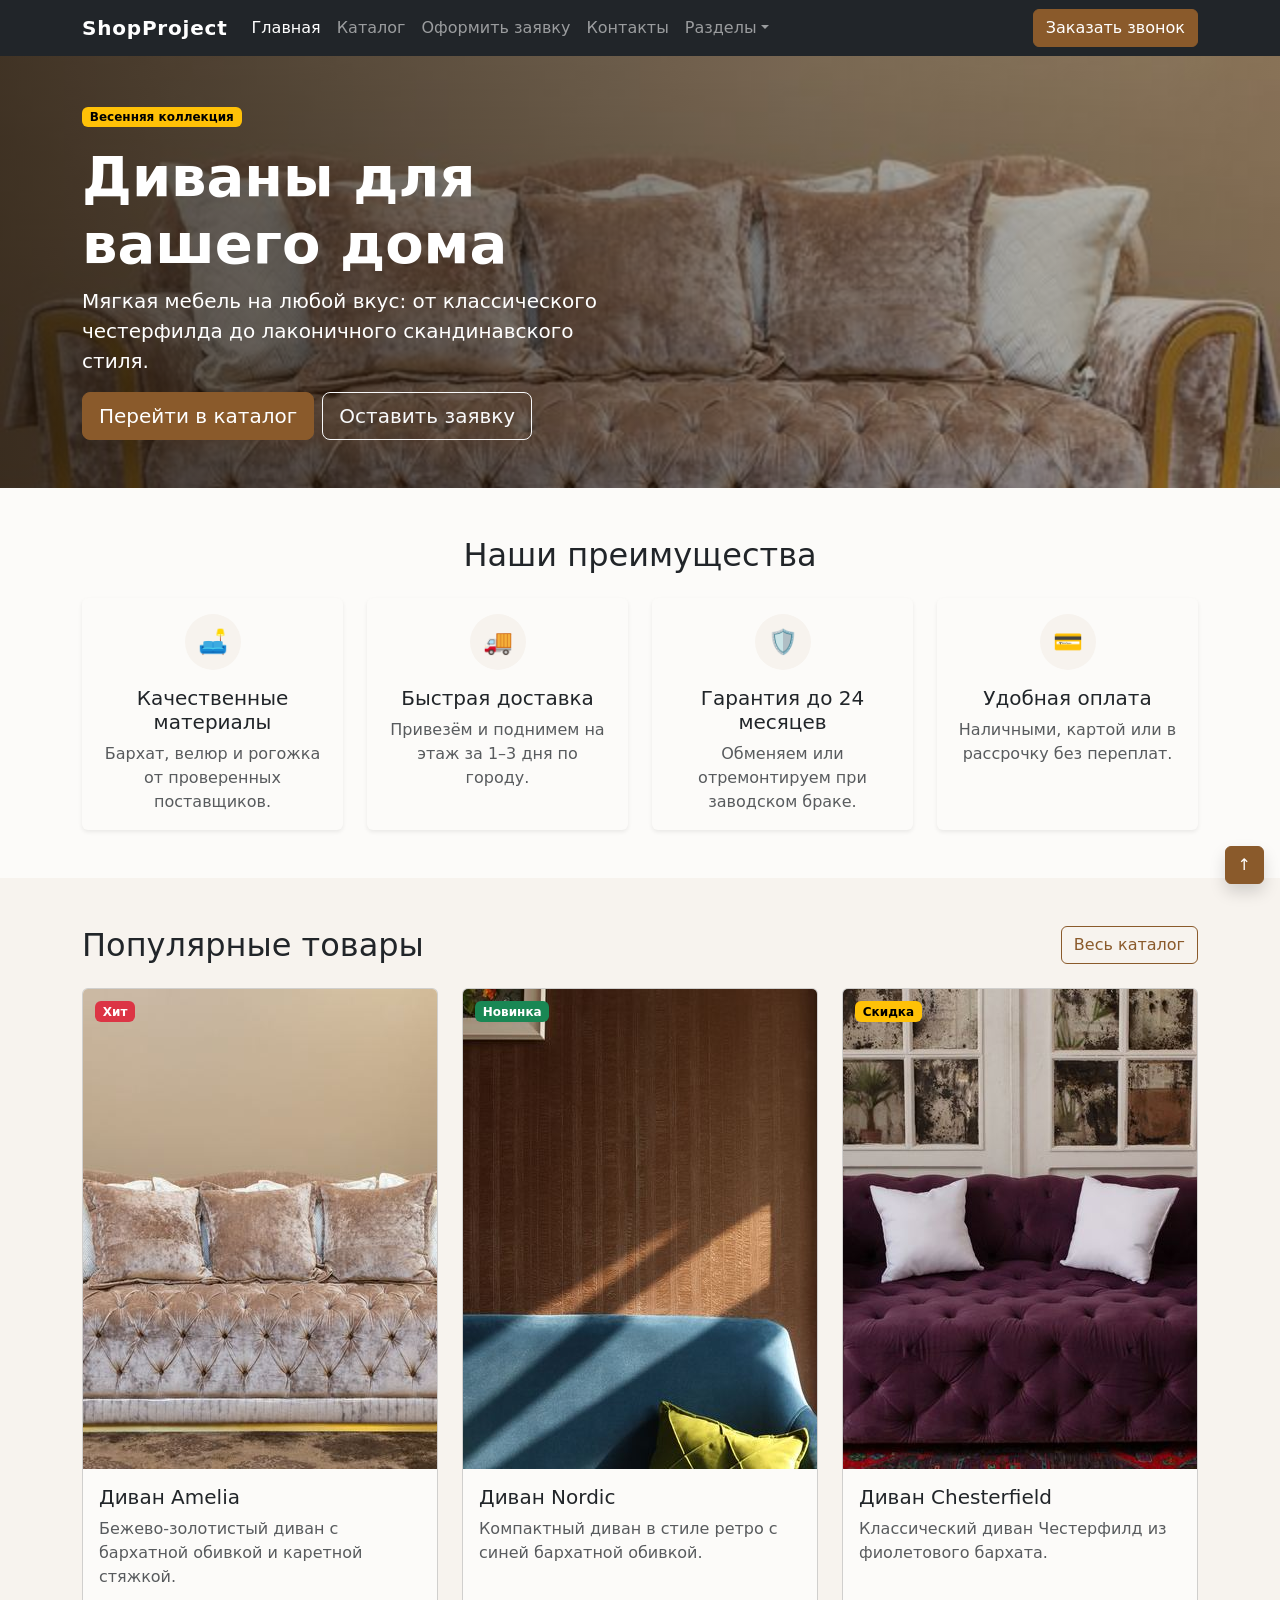
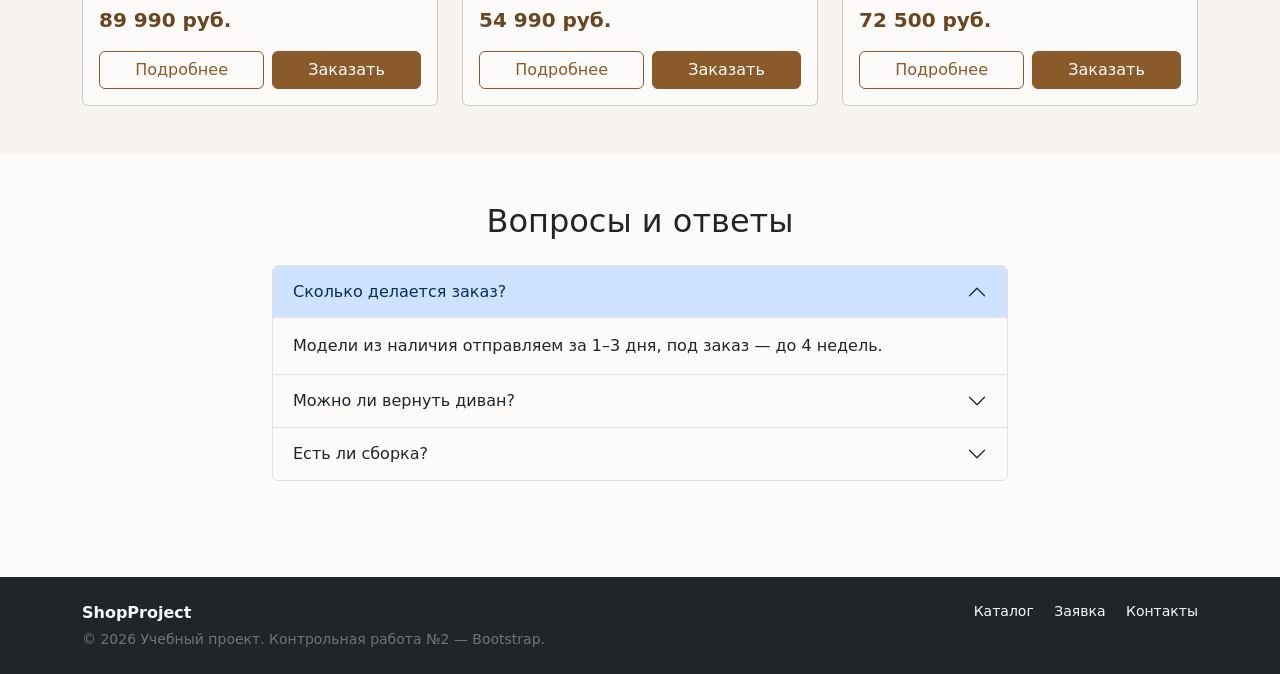
<file: index.html>
<!doctype html>
<html lang="ru">
  <head>
    <meta charset="UTF-8" />
    <meta name="viewport" content="width=device-width, initial-scale=1" />
    <title>ShopProject — интернет-магазин диванов</title>
    <meta
      name="description"
      content="Интернет-магазин диванов на Bootstrap: каталог, карточки товаров, форма заявки."
    />
    <link rel="stylesheet" href="vendor/bootstrap/css/bootstrap.min.css" />
    <link rel="stylesheet" href="css/custom.css" />
  </head>
  <body class="d-flex flex-column min-vh-100" id="top">
    <header>
      <nav class="navbar navbar-expand-lg navbar-dark bg-dark sticky-top">
        <div class="container">
          <a class="navbar-brand fw-bold" href="index.html">ShopProject</a>
          <button
            class="navbar-toggler"
            type="button"
            data-bs-toggle="collapse"
            data-bs-target="#mainNav"
            aria-controls="mainNav"
            aria-expanded="false"
            aria-label="Открыть меню"
          >
            <span class="navbar-toggler-icon"></span>
          </button>
          <div class="collapse navbar-collapse" id="mainNav">
            <ul class="navbar-nav me-auto mb-2 mb-lg-0">
              <li class="nav-item">
                <a class="nav-link active" href="index.html" aria-current="page"
                  >Главная</a
                >
              </li>
              <li class="nav-item">
                <a class="nav-link" href="catalog.html">Каталог</a>
              </li>
              <li class="nav-item">
                <a class="nav-link" href="order.html">Оформить заявку</a>
              </li>
              <li class="nav-item">
                <a class="nav-link" href="contacts.html">Контакты</a>
              </li>
              <li class="nav-item dropdown">
                <a
                  class="nav-link dropdown-toggle"
                  href="#"
                  role="button"
                  data-bs-toggle="dropdown"
                  aria-expanded="false"
                  >Разделы</a
                >
                <ul class="dropdown-menu">
                  <li>
                    <a class="dropdown-item" href="index.html#advantages"
                      >Преимущества</a
                    >
                  </li>
                  <li>
                    <a class="dropdown-item" href="index.html#popular"
                      >Популярные товары</a
                    >
                  </li>
                  <li>
                    <a class="dropdown-item" href="index.html#faq"
                      >Вопросы и ответы</a
                    >
                  </li>
                </ul>
              </li>
            </ul>
            <button
              class="btn btn-primary"
              type="button"
              data-bs-toggle="modal"
              data-bs-target="#orderModal"
            >
              Заказать звонок
            </button>
          </div>
        </div>
      </nav>
    </header>

    <main>
      <section class="hero d-flex align-items-center">
        <div class="container py-5">
          <div class="row">
            <div class="col-12 col-md-8 col-lg-6">
              <span class="badge text-bg-warning mb-3">Весенняя коллекция</span>
              <h1 class="display-4 fw-bold">Диваны для вашего дома</h1>
              <p class="lead">
                Мягкая мебель на любой вкус: от классического честерфилда до
                лаконичного скандинавского стиля.
              </p>
              <div class="d-flex flex-wrap gap-2">
                <a class="btn btn-primary btn-lg" href="catalog.html"
                  >Перейти в каталог</a
                >
                <button
                  class="btn btn-outline-light btn-lg"
                  type="button"
                  data-bs-toggle="modal"
                  data-bs-target="#orderModal"
                >
                  Оставить заявку
                </button>
              </div>
            </div>
          </div>
        </div>
      </section>

      <section class="container py-5" id="advantages">
        <h2 class="text-center mb-4">Наши преимущества</h2>
        <div class="row g-4">
          <div class="col-12 col-sm-6 col-lg-3">
            <div class="card h-100 border-0 shadow-sm text-center p-3">
              <div class="advantage-icon mx-auto mb-3" aria-hidden="true">
                🛋
              </div>
              <h3 class="h5">Качественные материалы</h3>
              <p class="text-body-secondary mb-0">
                Бархат, велюр и рогожка от проверенных поставщиков.
              </p>
            </div>
          </div>
          <div class="col-12 col-sm-6 col-lg-3">
            <div class="card h-100 border-0 shadow-sm text-center p-3">
              <div class="advantage-icon mx-auto mb-3" aria-hidden="true">
                🚚
              </div>
              <h3 class="h5">Быстрая доставка</h3>
              <p class="text-body-secondary mb-0">
                Привезём и поднимем на этаж за 1–3 дня по городу.
              </p>
            </div>
          </div>
          <div class="col-12 col-sm-6 col-lg-3">
            <div class="card h-100 border-0 shadow-sm text-center p-3">
              <div class="advantage-icon mx-auto mb-3" aria-hidden="true">
                🛡
              </div>
              <h3 class="h5">Гарантия до 24 месяцев</h3>
              <p class="text-body-secondary mb-0">
                Обменяем или отремонтируем при заводском браке.
              </p>
            </div>
          </div>
          <div class="col-12 col-sm-6 col-lg-3">
            <div class="card h-100 border-0 shadow-sm text-center p-3">
              <div class="advantage-icon mx-auto mb-3" aria-hidden="true">
                💳
              </div>
              <h3 class="h5">Удобная оплата</h3>
              <p class="text-body-secondary mb-0">
                Наличными, картой или в рассрочку без переплат.
              </p>
            </div>
          </div>
        </div>
      </section>

      <section class="section-soft py-5" id="popular">
        <div class="container">
          <div
            class="d-flex flex-wrap justify-content-between align-items-center mb-4 gap-2"
          >
            <h2 class="mb-0">Популярные товары</h2>
            <a class="btn btn-outline-primary" href="catalog.html"
              >Весь каталог</a
            >
          </div>
          <div class="row g-4">
            <div class="col-12 col-md-6 col-lg-4">
              <article class="card product-card h-100 position-relative">
                <span
                  class="badge text-bg-danger position-absolute product-card__badge"
                  >Хит</span
                >
                <img
                  class="card-img-top product-card__image"
                  src="images/sofa-1.jpg"
                  alt="Диван Amelia"
                  width="640"
                  height="480"
                  loading="lazy"
                />
                <div class="card-body d-flex flex-column">
                  <h3 class="card-title h5">Диван Amelia</h3>
                  <p class="card-text text-body-secondary">
                    Бежево-золотистый диван с бархатной обивкой и каретной
                    стяжкой.
                  </p>
                  <p class="price fs-5 mt-auto mb-3">89 990 руб.</p>
                  <div class="d-flex flex-wrap gap-2">
                    <a
                      class="btn btn-outline-primary flex-fill"
                      href="product.html"
                      >Подробнее</a
                    >
                    <button
                      class="btn btn-primary flex-fill"
                      type="button"
                      data-bs-toggle="modal"
                      data-bs-target="#orderModal"
                      data-product="Диван Amelia"
                    >
                      Заказать
                    </button>
                  </div>
                </div>
              </article>
            </div>
            <div class="col-12 col-md-6 col-lg-4">
              <article class="card product-card h-100 position-relative">
                <span
                  class="badge text-bg-success position-absolute product-card__badge"
                  >Новинка</span
                >
                <img
                  class="card-img-top product-card__image"
                  src="images/sofa-2.jpg"
                  alt="Диван Nordic"
                  width="640"
                  height="480"
                  loading="lazy"
                />
                <div class="card-body d-flex flex-column">
                  <h3 class="card-title h5">Диван Nordic</h3>
                  <p class="card-text text-body-secondary">
                    Компактный диван в стиле ретро с синей бархатной обивкой.
                  </p>
                  <p class="price fs-5 mt-auto mb-3">54 990 руб.</p>
                  <div class="d-flex flex-wrap gap-2">
                    <a
                      class="btn btn-outline-primary flex-fill"
                      href="product.html"
                      >Подробнее</a
                    >
                    <button
                      class="btn btn-primary flex-fill"
                      type="button"
                      data-bs-toggle="modal"
                      data-bs-target="#orderModal"
                      data-product="Диван Nordic"
                    >
                      Заказать
                    </button>
                  </div>
                </div>
              </article>
            </div>
            <div class="col-12 col-md-6 col-lg-4">
              <article class="card product-card h-100 position-relative">
                <span
                  class="badge text-bg-warning position-absolute product-card__badge"
                  >Скидка</span
                >
                <img
                  class="card-img-top product-card__image"
                  src="images/sofa-3.jpg"
                  alt="Диван Chesterfield"
                  width="640"
                  height="480"
                  loading="lazy"
                />
                <div class="card-body d-flex flex-column">
                  <h3 class="card-title h5">Диван Chesterfield</h3>
                  <p class="card-text text-body-secondary">
                    Классический диван Честерфилд из фиолетового бархата.
                  </p>
                  <p class="price fs-5 mt-auto mb-3">72 500 руб.</p>
                  <div class="d-flex flex-wrap gap-2">
                    <a
                      class="btn btn-outline-primary flex-fill"
                      href="product.html"
                      >Подробнее</a
                    >
                    <button
                      class="btn btn-primary flex-fill"
                      type="button"
                      data-bs-toggle="modal"
                      data-bs-target="#orderModal"
                      data-product="Диван Chesterfield"
                    >
                      Заказать
                    </button>
                  </div>
                </div>
              </article>
            </div>
          </div>
        </div>
      </section>

      <section class="container py-5" id="faq">
        <div class="row justify-content-center">
          <div class="col-12 col-lg-8">
            <h2 class="text-center mb-4">Вопросы и ответы</h2>
            <div class="accordion" id="faqAccordion">
              <div class="accordion-item">
                <h3 class="accordion-header">
                  <button
                    class="accordion-button"
                    type="button"
                    data-bs-toggle="collapse"
                    data-bs-target="#faq0"
                    aria-expanded="true"
                    aria-controls="faq0"
                  >
                    Сколько делается заказ?
                  </button>
                </h3>
                <div
                  id="faq0"
                  class="accordion-collapse collapse show"
                  data-bs-parent="#faqAccordion"
                >
                  <div class="accordion-body">
                    Модели из наличия отправляем за 1–3 дня, под заказ — до 4
                    недель.
                  </div>
                </div>
              </div>
              <div class="accordion-item">
                <h3 class="accordion-header">
                  <button
                    class="accordion-button collapsed"
                    type="button"
                    data-bs-toggle="collapse"
                    data-bs-target="#faq1"
                    aria-expanded="false"
                    aria-controls="faq1"
                  >
                    Можно ли вернуть диван?
                  </button>
                </h3>
                <div
                  id="faq1"
                  class="accordion-collapse collapse"
                  data-bs-parent="#faqAccordion"
                >
                  <div class="accordion-body">
                    Да, в течение 14 дней, если сохранён товарный вид и
                    упаковка.
                  </div>
                </div>
              </div>
              <div class="accordion-item">
                <h3 class="accordion-header">
                  <button
                    class="accordion-button collapsed"
                    type="button"
                    data-bs-toggle="collapse"
                    data-bs-target="#faq2"
                    aria-expanded="false"
                    aria-controls="faq2"
                  >
                    Есть ли сборка?
                  </button>
                </h3>
                <div
                  id="faq2"
                  class="accordion-collapse collapse"
                  data-bs-parent="#faqAccordion"
                >
                  <div class="accordion-body">
                    Сборка и подъём на этаж входят в услуги доставки и
                    оговариваются в заявке.
                  </div>
                </div>
              </div>
            </div>
          </div>
        </div>
      </section>
    </main>

    <footer class="site-footer bg-dark text-light py-4 mt-5">
      <div class="container">
        <div class="row g-3">
          <div class="col-12 col-md-6">
            <p class="fw-bold mb-1">ShopProject</p>
            <p class="small text-secondary mb-0">
              &copy; 2026 Учебный проект. Контрольная работа №2 — Bootstrap.
            </p>
          </div>
          <div class="col-12 col-md-6 text-md-end small">
            <a class="link-light me-3" href="catalog.html">Каталог</a>
            <a class="link-light me-3" href="order.html">Заявка</a>
            <a class="link-light" href="contacts.html">Контакты</a>
          </div>
        </div>
      </div>
    </footer>

    <a
      class="btn btn-primary position-fixed bottom-0 end-0 m-3 shadow"
      href="#top"
      aria-label="Наверх"
      >&uarr;</a
    >

    <div
      class="alert alert-success d-none position-fixed top-0 start-50 translate-middle-x mt-3 shadow"
      id="success-alert"
      role="alert"
    >
      Заявка отправлена! Мы свяжемся с вами в ближайшее время.
    </div>

    <div
      class="modal fade"
      id="orderModal"
      tabindex="-1"
      aria-labelledby="orderModalLabel"
      aria-hidden="true"
    >
      <div
        class="modal-dialog modal-dialog-centered modal-lg modal-dialog-scrollable"
      >
        <div class="modal-content">
          <div class="modal-header">
            <h2 class="modal-title h5" id="orderModalLabel">
              Оформление заявки
            </h2>
            <button
              type="button"
              class="btn-close"
              data-bs-dismiss="modal"
              aria-label="Закрыть"
            ></button>
          </div>
          <form
            class="js-order-form"
            id="modal-form"
            action="#"
            method="post"
            novalidate
          >
            <div class="modal-body">
              <div class="row g-3">
                <div class="col-12 col-md-6">
                  <label class="form-label" for="modal-name">Имя</label>
                  <input
                    class="form-control"
                    id="modal-name"
                    name="name"
                    type="text"
                    minlength="2"
                    placeholder="Введите ваше имя"
                    autocomplete="name"
                    required
                  />
                  <div class="invalid-feedback">
                    Укажите имя (не короче 2 символов).
                  </div>
                </div>
                <div class="col-12 col-md-6">
                  <label class="form-label" for="modal-email">E-mail</label>
                  <div class="input-group has-validation">
                    <span class="input-group-text">@</span>
                    <input
                      class="form-control"
                      id="modal-email"
                      name="email"
                      type="email"
                      placeholder="example@mail.ru"
                      autocomplete="email"
                      required
                    />
                    <div class="invalid-feedback">
                      Введите корректный e-mail.
                    </div>
                  </div>
                </div>
                <div class="col-12 col-md-6">
                  <label class="form-label" for="modal-phone">Телефон</label>
                  <div class="input-group has-validation">
                    <span class="input-group-text">+7</span>
                    <input
                      class="form-control"
                      id="modal-phone"
                      name="phone"
                      type="tel"
                      inputmode="tel"
                      placeholder="(900) 000-00-00"
                      pattern="[0-9 \(\)\-]{10,16}"
                      autocomplete="tel-national"
                      required
                    />
                    <div class="invalid-feedback">
                      Введите номер, например (900) 000-00-00.
                    </div>
                  </div>
                </div>
                <div class="col-12 col-md-6">
                  <label class="form-label" for="modal-product"
                    >Товар или тема заявки</label
                  >
                  <select
                    class="form-select"
                    id="modal-product"
                    name="product"
                    data-products
                    required
                  >
                    <option value="">Выберите товар или тему</option>
                    <option>Диван Amelia</option>
                    <option>Диван Nordic</option>
                    <option>Диван Chesterfield</option>
                    <option>Диван Cozy</option>
                    <option>Диван Scandi</option>
                    <option>Консультация</option>
                  </select>
                  <div class="invalid-feedback">Выберите товар или тему.</div>
                </div>
                <div class="col-12">
                  <label class="form-label" for="modal-comment"
                    >Комментарий</label
                  >
                  <textarea
                    class="form-control"
                    id="modal-comment"
                    name="comment"
                    rows="3"
                    placeholder="Укажите дополнительную информацию"
                  ></textarea>
                </div>
                <div class="col-12">
                  <div class="form-check">
                    <input
                      class="form-check-input"
                      id="modal-agreement"
                      name="agreement"
                      type="checkbox"
                      required
                    />
                    <label class="form-check-label" for="modal-agreement"
                      >Я согласен на обработку персональных данных</label
                    >
                    <div class="invalid-feedback">
                      Необходимо согласие на обработку данных.
                    </div>
                  </div>
                </div>
              </div>
            </div>
            <div class="modal-footer">
              <button
                type="button"
                class="btn btn-outline-secondary"
                data-bs-dismiss="modal"
              >
                Закрыть
              </button>
              <button type="submit" class="btn btn-primary">
                Отправить заявку
              </button>
            </div>
          </form>
        </div>
      </div>
    </div>

    <script src="vendor/bootstrap/js/bootstrap.bundle.min.js"></script>
    <script src="js/main.js"></script>
  </body>
</html>
</file>
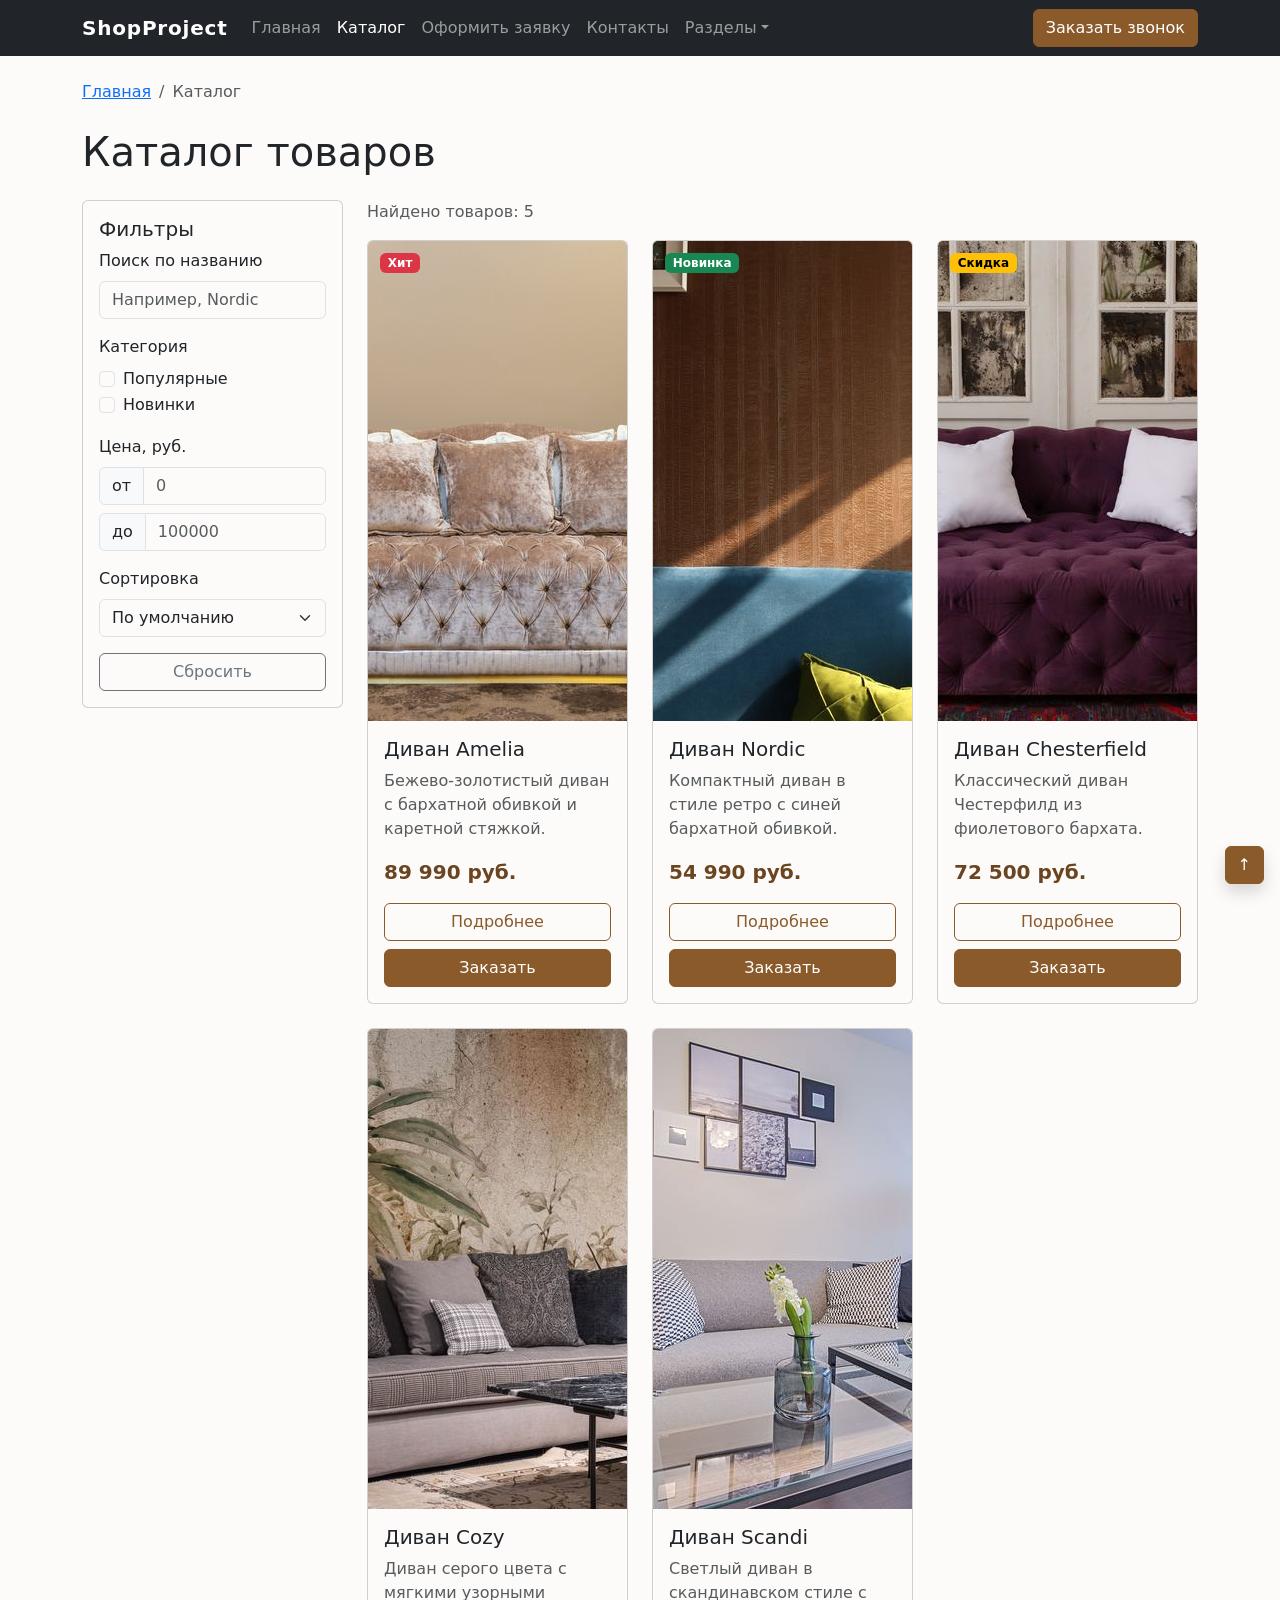
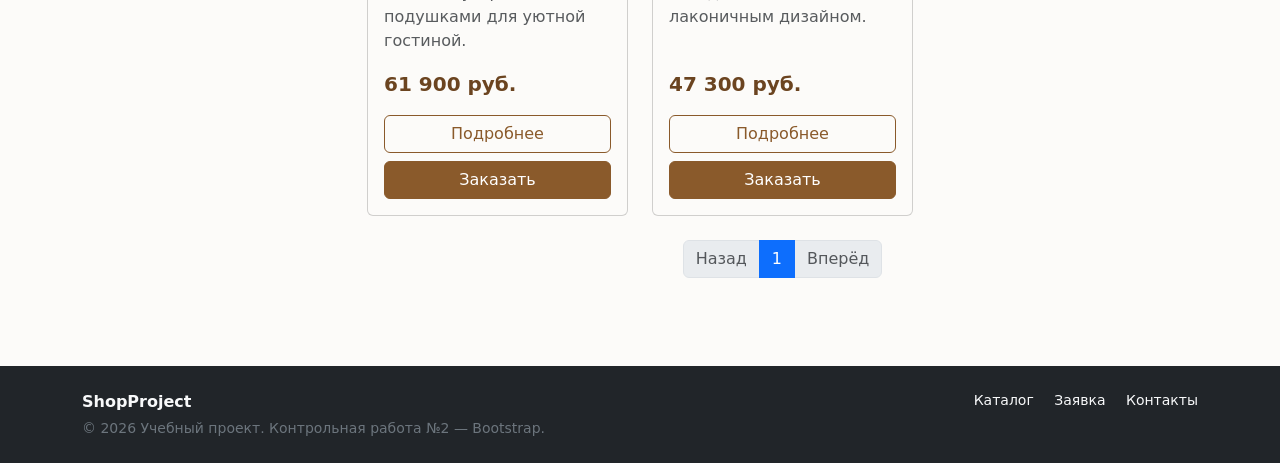
<file: catalog.html>
<!doctype html>
<html lang="ru">
  <head>
    <meta charset="UTF-8" />
    <meta name="viewport" content="width=device-width, initial-scale=1" />
    <title>Каталог — ShopProject</title>
    <meta name="description" content="Каталог диванов на Bootstrap-сетке." />
    <link rel="stylesheet" href="vendor/bootstrap/css/bootstrap.min.css" />
    <link rel="stylesheet" href="css/custom.css" />
  </head>
  <body class="d-flex flex-column min-vh-100" id="top">
    <header>
      <nav class="navbar navbar-expand-lg navbar-dark bg-dark sticky-top">
        <div class="container">
          <a class="navbar-brand fw-bold" href="index.html">ShopProject</a>
          <button
            class="navbar-toggler"
            type="button"
            data-bs-toggle="collapse"
            data-bs-target="#mainNav"
            aria-controls="mainNav"
            aria-expanded="false"
            aria-label="Открыть меню"
          >
            <span class="navbar-toggler-icon"></span>
          </button>
          <div class="collapse navbar-collapse" id="mainNav">
            <ul class="navbar-nav me-auto mb-2 mb-lg-0">
              <li class="nav-item">
                <a class="nav-link" href="index.html">Главная</a>
              </li>
              <li class="nav-item">
                <a
                  class="nav-link active"
                  href="catalog.html"
                  aria-current="page"
                  >Каталог</a
                >
              </li>
              <li class="nav-item">
                <a class="nav-link" href="order.html">Оформить заявку</a>
              </li>
              <li class="nav-item">
                <a class="nav-link" href="contacts.html">Контакты</a>
              </li>
              <li class="nav-item dropdown">
                <a
                  class="nav-link dropdown-toggle"
                  href="#"
                  role="button"
                  data-bs-toggle="dropdown"
                  aria-expanded="false"
                  >Разделы</a
                >
                <ul class="dropdown-menu">
                  <li>
                    <a class="dropdown-item" href="index.html#advantages"
                      >Преимущества</a
                    >
                  </li>
                  <li>
                    <a class="dropdown-item" href="index.html#popular"
                      >Популярные товары</a
                    >
                  </li>
                  <li>
                    <a class="dropdown-item" href="index.html#faq"
                      >Вопросы и ответы</a
                    >
                  </li>
                </ul>
              </li>
            </ul>
            <button
              class="btn btn-primary"
              type="button"
              data-bs-toggle="modal"
              data-bs-target="#orderModal"
            >
              Заказать звонок
            </button>
          </div>
        </div>
      </nav>
    </header>

    <main class="container py-4">
      <nav aria-label="Хлебные крошки" class="mb-4">
        <ol class="breadcrumb mb-0">
          <li class="breadcrumb-item"><a href="index.html">Главная</a></li>
          <li class="breadcrumb-item active" aria-current="page">Каталог</li>
        </ol>
      </nav>
      <h1 class="mb-4">Каталог товаров</h1>
      <div class="row g-4">
        <aside class="col-12 col-lg-3">
          <div class="catalog-filters card">
            <div class="card-body">
              <h2 class="h5 card-title">Фильтры</h2>
              <form action="#" method="get">
                <div class="mb-3">
                  <label class="form-label" for="search"
                    >Поиск по названию</label
                  >
                  <input
                    class="form-control"
                    id="search"
                    name="search"
                    type="search"
                    placeholder="Например, Nordic"
                  />
                </div>
                <fieldset class="mb-3">
                  <legend class="form-label fs-6">Категория</legend>
                  <div class="form-check">
                    <input
                      class="form-check-input"
                      type="checkbox"
                      id="cat-popular"
                      name="category"
                      value="popular"
                    />
                    <label class="form-check-label" for="cat-popular"
                      >Популярные</label
                    >
                  </div>
                  <div class="form-check">
                    <input
                      class="form-check-input"
                      type="checkbox"
                      id="cat-new"
                      name="category"
                      value="new"
                    />
                    <label class="form-check-label" for="cat-new"
                      >Новинки</label
                    >
                  </div>
                </fieldset>
                <div class="mb-3">
                  <label class="form-label" for="price-from">Цена, руб.</label>
                  <div class="input-group mb-2">
                    <span class="input-group-text">от</span>
                    <input
                      class="form-control"
                      id="price-from"
                      name="price-from"
                      type="number"
                      min="0"
                      step="1000"
                      placeholder="0"
                    />
                  </div>
                  <div class="input-group">
                    <span class="input-group-text">до</span>
                    <input
                      class="form-control"
                      id="price-to"
                      name="price-to"
                      type="number"
                      min="0"
                      step="1000"
                      placeholder="100000"
                      aria-label="Цена до"
                    />
                  </div>
                </div>
                <div class="mb-3">
                  <label class="form-label" for="sort">Сортировка</label>
                  <select class="form-select" id="sort" name="sort">
                    <option value="">По умолчанию</option>
                    <option value="price-asc">Сначала дешёвые</option>
                    <option value="price-desc">Сначала дорогие</option>
                    <option value="name">По названию</option>
                  </select>
                </div>
                <button class="btn btn-outline-secondary w-100" type="reset">
                  Сбросить
                </button>
              </form>
            </div>
          </div>
        </aside>

        <section class="col-12 col-lg-9" aria-label="Список товаров">
          <p class="text-body-secondary">Найдено товаров: 5</p>
          <div class="row g-4">
            <div class="col-12 col-md-6 col-lg-4">
              <article class="card product-card h-100 position-relative">
                <span
                  class="badge text-bg-danger position-absolute product-card__badge"
                  >Хит</span
                >
                <img
                  class="card-img-top product-card__image"
                  src="images/sofa-1.jpg"
                  alt="Диван Amelia"
                  width="640"
                  height="480"
                  loading="lazy"
                />
                <div class="card-body d-flex flex-column">
                  <h3 class="card-title h5">Диван Amelia</h3>
                  <p class="card-text text-body-secondary">
                    Бежево-золотистый диван с бархатной обивкой и каретной
                    стяжкой.
                  </p>
                  <p class="price fs-5 mt-auto mb-3">89 990 руб.</p>
                  <div class="d-flex flex-wrap gap-2">
                    <a
                      class="btn btn-outline-primary flex-fill"
                      href="product.html"
                      >Подробнее</a
                    >
                    <button
                      class="btn btn-primary flex-fill"
                      type="button"
                      data-bs-toggle="modal"
                      data-bs-target="#orderModal"
                      data-product="Диван Amelia"
                    >
                      Заказать
                    </button>
                  </div>
                </div>
              </article>
            </div>
            <div class="col-12 col-md-6 col-lg-4">
              <article class="card product-card h-100 position-relative">
                <span
                  class="badge text-bg-success position-absolute product-card__badge"
                  >Новинка</span
                >
                <img
                  class="card-img-top product-card__image"
                  src="images/sofa-2.jpg"
                  alt="Диван Nordic"
                  width="640"
                  height="480"
                  loading="lazy"
                />
                <div class="card-body d-flex flex-column">
                  <h3 class="card-title h5">Диван Nordic</h3>
                  <p class="card-text text-body-secondary">
                    Компактный диван в стиле ретро с синей бархатной обивкой.
                  </p>
                  <p class="price fs-5 mt-auto mb-3">54 990 руб.</p>
                  <div class="d-flex flex-wrap gap-2">
                    <a
                      class="btn btn-outline-primary flex-fill"
                      href="product.html"
                      >Подробнее</a
                    >
                    <button
                      class="btn btn-primary flex-fill"
                      type="button"
                      data-bs-toggle="modal"
                      data-bs-target="#orderModal"
                      data-product="Диван Nordic"
                    >
                      Заказать
                    </button>
                  </div>
                </div>
              </article>
            </div>
            <div class="col-12 col-md-6 col-lg-4">
              <article class="card product-card h-100 position-relative">
                <span
                  class="badge text-bg-warning position-absolute product-card__badge"
                  >Скидка</span
                >
                <img
                  class="card-img-top product-card__image"
                  src="images/sofa-3.jpg"
                  alt="Диван Chesterfield"
                  width="640"
                  height="480"
                  loading="lazy"
                />
                <div class="card-body d-flex flex-column">
                  <h3 class="card-title h5">Диван Chesterfield</h3>
                  <p class="card-text text-body-secondary">
                    Классический диван Честерфилд из фиолетового бархата.
                  </p>
                  <p class="price fs-5 mt-auto mb-3">72 500 руб.</p>
                  <div class="d-flex flex-wrap gap-2">
                    <a
                      class="btn btn-outline-primary flex-fill"
                      href="product.html"
                      >Подробнее</a
                    >
                    <button
                      class="btn btn-primary flex-fill"
                      type="button"
                      data-bs-toggle="modal"
                      data-bs-target="#orderModal"
                      data-product="Диван Chesterfield"
                    >
                      Заказать
                    </button>
                  </div>
                </div>
              </article>
            </div>
            <div class="col-12 col-md-6 col-lg-4">
              <article class="card product-card h-100 position-relative">
                <img
                  class="card-img-top product-card__image"
                  src="images/sofa-4.jpg"
                  alt="Диван Cozy"
                  width="640"
                  height="480"
                  loading="lazy"
                />
                <div class="card-body d-flex flex-column">
                  <h3 class="card-title h5">Диван Cozy</h3>
                  <p class="card-text text-body-secondary">
                    Диван серого цвета с мягкими узорными подушками для уютной
                    гостиной.
                  </p>
                  <p class="price fs-5 mt-auto mb-3">61 900 руб.</p>
                  <div class="d-flex flex-wrap gap-2">
                    <a
                      class="btn btn-outline-primary flex-fill"
                      href="product.html"
                      >Подробнее</a
                    >
                    <button
                      class="btn btn-primary flex-fill"
                      type="button"
                      data-bs-toggle="modal"
                      data-bs-target="#orderModal"
                      data-product="Диван Cozy"
                    >
                      Заказать
                    </button>
                  </div>
                </div>
              </article>
            </div>
            <div class="col-12 col-md-6 col-lg-4">
              <article class="card product-card h-100 position-relative">
                <img
                  class="card-img-top product-card__image"
                  src="images/sofa-5.jpg"
                  alt="Диван Scandi"
                  width="640"
                  height="480"
                  loading="lazy"
                />
                <div class="card-body d-flex flex-column">
                  <h3 class="card-title h5">Диван Scandi</h3>
                  <p class="card-text text-body-secondary">
                    Светлый диван в скандинавском стиле с лаконичным дизайном.
                  </p>
                  <p class="price fs-5 mt-auto mb-3">47 300 руб.</p>
                  <div class="d-flex flex-wrap gap-2">
                    <a
                      class="btn btn-outline-primary flex-fill"
                      href="product.html"
                      >Подробнее</a
                    >
                    <button
                      class="btn btn-primary flex-fill"
                      type="button"
                      data-bs-toggle="modal"
                      data-bs-target="#orderModal"
                      data-product="Диван Scandi"
                    >
                      Заказать
                    </button>
                  </div>
                </div>
              </article>
            </div>
          </div>
          <nav class="mt-4" aria-label="Страницы каталога">
            <ul class="pagination justify-content-center">
              <li class="page-item disabled">
                <span class="page-link">Назад</span>
              </li>
              <li class="page-item active" aria-current="page">
                <span class="page-link">1</span>
              </li>
              <li class="page-item disabled">
                <span class="page-link">Вперёд</span>
              </li>
            </ul>
          </nav>
        </section>
      </div>
    </main>

    <footer class="site-footer bg-dark text-light py-4 mt-5">
      <div class="container">
        <div class="row g-3">
          <div class="col-12 col-md-6">
            <p class="fw-bold mb-1">ShopProject</p>
            <p class="small text-secondary mb-0">
              &copy; 2026 Учебный проект. Контрольная работа №2 — Bootstrap.
            </p>
          </div>
          <div class="col-12 col-md-6 text-md-end small">
            <a class="link-light me-3" href="catalog.html">Каталог</a>
            <a class="link-light me-3" href="order.html">Заявка</a>
            <a class="link-light" href="contacts.html">Контакты</a>
          </div>
        </div>
      </div>
    </footer>

    <a
      class="btn btn-primary position-fixed bottom-0 end-0 m-3 shadow"
      href="#top"
      aria-label="Наверх"
      >&uarr;</a
    >

    <div
      class="alert alert-success d-none position-fixed top-0 start-50 translate-middle-x mt-3 shadow"
      id="success-alert"
      role="alert"
    >
      Заявка отправлена! Мы свяжемся с вами в ближайшее время.
    </div>

    <div
      class="modal fade"
      id="orderModal"
      tabindex="-1"
      aria-labelledby="orderModalLabel"
      aria-hidden="true"
    >
      <div
        class="modal-dialog modal-dialog-centered modal-lg modal-dialog-scrollable"
      >
        <div class="modal-content">
          <div class="modal-header">
            <h2 class="modal-title h5" id="orderModalLabel">
              Оформление заявки
            </h2>
            <button
              type="button"
              class="btn-close"
              data-bs-dismiss="modal"
              aria-label="Закрыть"
            ></button>
          </div>
          <form
            class="js-order-form"
            id="modal-form"
            action="#"
            method="post"
            novalidate
          >
            <div class="modal-body">
              <div class="row g-3">
                <div class="col-12 col-md-6">
                  <label class="form-label" for="modal-name">Имя</label>
                  <input
                    class="form-control"
                    id="modal-name"
                    name="name"
                    type="text"
                    minlength="2"
                    placeholder="Введите ваше имя"
                    autocomplete="name"
                    required
                  />
                  <div class="invalid-feedback">
                    Укажите имя (не короче 2 символов).
                  </div>
                </div>
                <div class="col-12 col-md-6">
                  <label class="form-label" for="modal-email">E-mail</label>
                  <div class="input-group has-validation">
                    <span class="input-group-text">@</span>
                    <input
                      class="form-control"
                      id="modal-email"
                      name="email"
                      type="email"
                      placeholder="example@mail.ru"
                      autocomplete="email"
                      required
                    />
                    <div class="invalid-feedback">
                      Введите корректный e-mail.
                    </div>
                  </div>
                </div>
                <div class="col-12 col-md-6">
                  <label class="form-label" for="modal-phone">Телефон</label>
                  <div class="input-group has-validation">
                    <span class="input-group-text">+7</span>
                    <input
                      class="form-control"
                      id="modal-phone"
                      name="phone"
                      type="tel"
                      inputmode="tel"
                      placeholder="(900) 000-00-00"
                      pattern="[0-9 \(\)\-]{10,16}"
                      autocomplete="tel-national"
                      required
                    />
                    <div class="invalid-feedback">
                      Введите номер, например (900) 000-00-00.
                    </div>
                  </div>
                </div>
                <div class="col-12 col-md-6">
                  <label class="form-label" for="modal-product"
                    >Товар или тема заявки</label
                  >
                  <select
                    class="form-select"
                    id="modal-product"
                    name="product"
                    data-products
                    required
                  >
                    <option value="">Выберите товар или тему</option>
                    <option>Диван Amelia</option>
                    <option>Диван Nordic</option>
                    <option>Диван Chesterfield</option>
                    <option>Диван Cozy</option>
                    <option>Диван Scandi</option>
                    <option>Консультация</option>
                  </select>
                  <div class="invalid-feedback">Выберите товар или тему.</div>
                </div>
                <div class="col-12">
                  <label class="form-label" for="modal-comment"
                    >Комментарий</label
                  >
                  <textarea
                    class="form-control"
                    id="modal-comment"
                    name="comment"
                    rows="3"
                    placeholder="Укажите дополнительную информацию"
                  ></textarea>
                </div>
                <div class="col-12">
                  <div class="form-check">
                    <input
                      class="form-check-input"
                      id="modal-agreement"
                      name="agreement"
                      type="checkbox"
                      required
                    />
                    <label class="form-check-label" for="modal-agreement"
                      >Я согласен на обработку персональных данных</label
                    >
                    <div class="invalid-feedback">
                      Необходимо согласие на обработку данных.
                    </div>
                  </div>
                </div>
              </div>
            </div>
            <div class="modal-footer">
              <button
                type="button"
                class="btn btn-outline-secondary"
                data-bs-dismiss="modal"
              >
                Закрыть
              </button>
              <button type="submit" class="btn btn-primary">
                Отправить заявку
              </button>
            </div>
          </form>
        </div>
      </div>
    </div>

    <script src="vendor/bootstrap/js/bootstrap.bundle.min.js"></script>
    <script src="js/main.js"></script>
  </body>
</html>
</file>
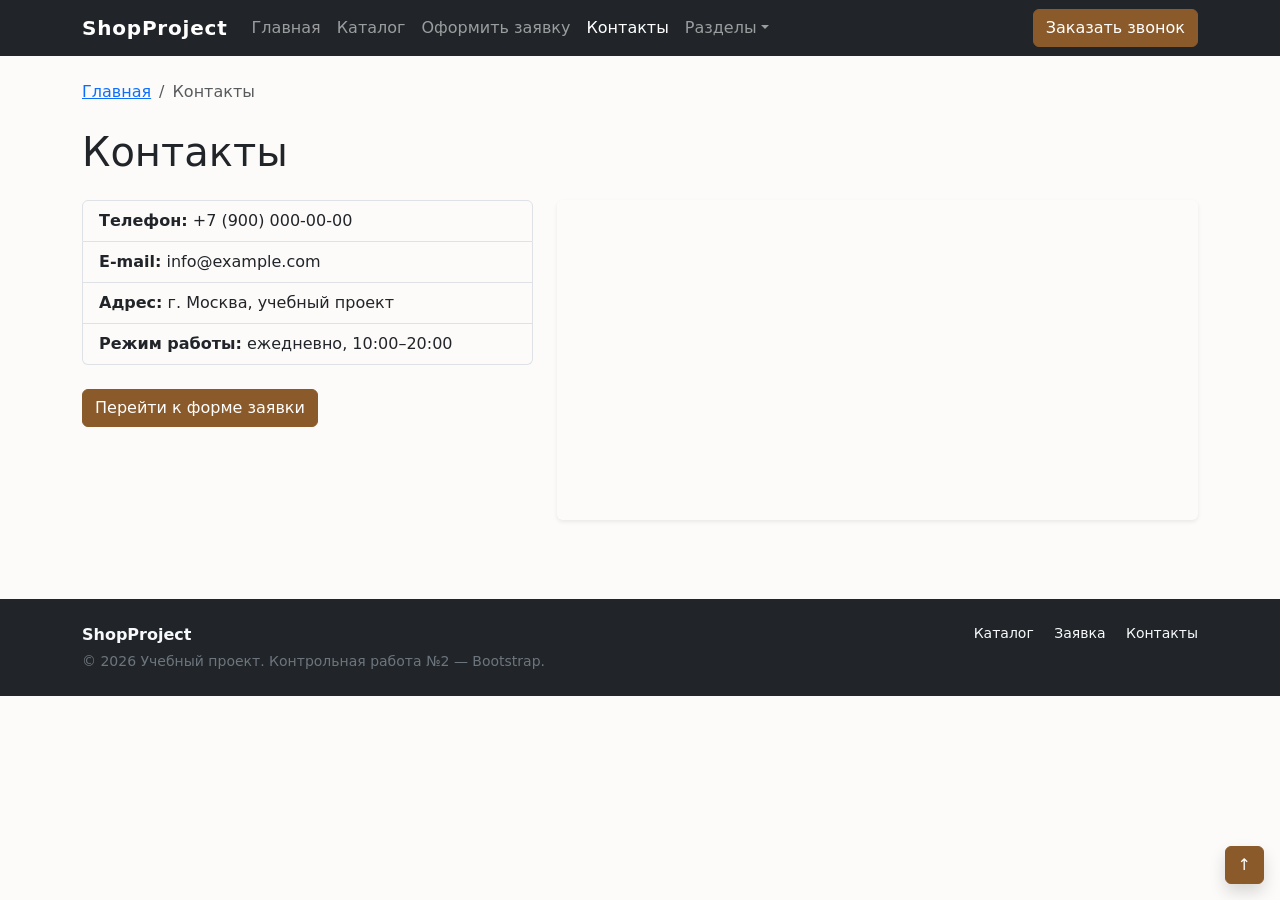
<file: contacts.html>
<!doctype html>
<html lang="ru">
  <head>
    <meta charset="UTF-8">
    <meta name="viewport" content="width=device-width, initial-scale=1">
    <title>Контакты — ShopProject</title>
    <meta name="description" content="Контактная информация магазина.">
    <!-- Bootstrap подключён локально (vendor/bootstrap), custom.css — после него -->
    <link rel="stylesheet" href="vendor/bootstrap/css/bootstrap.min.css">
    <link rel="stylesheet" href="css/custom.css">
  </head>
  <body class="d-flex flex-column min-vh-100" id="top">
    <header>
      <nav class="navbar navbar-expand-lg navbar-dark bg-dark sticky-top">
        <div class="container">
          <a class="navbar-brand fw-bold" href="index.html">ShopProject</a>
          <button class="navbar-toggler" type="button" data-bs-toggle="collapse" data-bs-target="#mainNav" aria-controls="mainNav" aria-expanded="false" aria-label="Открыть меню">
            <span class="navbar-toggler-icon"></span>
          </button>
          <div class="collapse navbar-collapse" id="mainNav">
            <ul class="navbar-nav me-auto mb-2 mb-lg-0">
            <li class="nav-item"><a class="nav-link" href="index.html">Главная</a></li>
            <li class="nav-item"><a class="nav-link" href="catalog.html">Каталог</a></li>
            <li class="nav-item"><a class="nav-link" href="order.html">Оформить заявку</a></li>
            <li class="nav-item"><a class="nav-link active" href="contacts.html" aria-current="page">Контакты</a></li>
              <li class="nav-item dropdown">
                <a class="nav-link dropdown-toggle" href="#" role="button" data-bs-toggle="dropdown" aria-expanded="false">Разделы</a>
                <ul class="dropdown-menu">
                  <li><a class="dropdown-item" href="index.html#advantages">Преимущества</a></li>
                  <li><a class="dropdown-item" href="index.html#popular">Популярные товары</a></li>
                  <li><a class="dropdown-item" href="index.html#faq">Вопросы и ответы</a></li>
                </ul>
              </li>
            </ul>
            <button class="btn btn-primary" type="button" data-bs-toggle="modal" data-bs-target="#orderModal">Заказать звонок</button>
          </div>
        </div>
      </nav>
    </header>

    <main class="container py-4">
      <nav aria-label="Хлебные крошки" class="mb-4">
        <ol class="breadcrumb mb-0">
          <li class="breadcrumb-item"><a href="index.html">Главная</a></li>
          <li class="breadcrumb-item active" aria-current="page">Контакты</li>
        </ol>
      </nav>
      <h1 class="mb-4">Контакты</h1>
      <div class="row g-4">
        <div class="col-12 col-lg-5">
          <ul class="list-group mb-4">
            <li class="list-group-item"><strong>Телефон:</strong> +7 (900) 000-00-00</li>
            <li class="list-group-item"><strong>E-mail:</strong> info@example.com</li>
            <li class="list-group-item"><strong>Адрес:</strong> г. Москва, учебный проект</li>
            <li class="list-group-item"><strong>Режим работы:</strong> ежедневно, 10:00–20:00</li>
          </ul>
          <a class="btn btn-primary" href="order.html">Перейти к форме заявки</a>
        </div>
        <div class="col-12 col-lg-7">
          <iframe class="map-frame rounded shadow-sm" src="https://yandex.ru/map-widget/v1/?um=constructor%3A4dab76164c59ad511e93f0fb560ec34196f6ba5aa5633a742b21ece738b68f43&amp;source=constructor" title="Карта с расположением магазина" loading="lazy"></iframe>
        </div>
      </div>
    </main>

    <footer class="site-footer bg-dark text-light py-4 mt-5">
      <div class="container">
        <div class="row g-3">
          <div class="col-12 col-md-6">
            <p class="fw-bold mb-1">ShopProject</p>
            <p class="small text-secondary mb-0">&copy; 2026 Учебный проект. Контрольная работа №2 — Bootstrap.</p>
          </div>
          <div class="col-12 col-md-6 text-md-end small">
            <a class="link-light me-3" href="catalog.html">Каталог</a>
            <a class="link-light me-3" href="order.html">Заявка</a>
            <a class="link-light" href="contacts.html">Контакты</a>
          </div>
        </div>
      </div>
    </footer>

    <a class="btn btn-primary position-fixed bottom-0 end-0 m-3 shadow" href="#top" aria-label="Наверх">&uarr;</a>

    <div class="alert alert-success d-none position-fixed top-0 start-50 translate-middle-x mt-3 shadow" id="success-alert" role="alert">Заявка отправлена! Мы свяжемся с вами в ближайшее время.</div>

    <div class="modal fade" id="orderModal" tabindex="-1" aria-labelledby="orderModalLabel" aria-hidden="true">
      <div class="modal-dialog modal-dialog-centered modal-lg modal-dialog-scrollable">
        <div class="modal-content">
          <div class="modal-header">
            <h2 class="modal-title h5" id="orderModalLabel">Оформление заявки</h2>
            <button type="button" class="btn-close" data-bs-dismiss="modal" aria-label="Закрыть"></button>
          </div>
          <form class="js-order-form" id="modal-form" action="#" method="post" novalidate>
            <div class="modal-body">
        <div class="row g-3">
          <div class="col-12 col-md-6">
            <label class="form-label" for="modal-name">Имя</label>
            <input class="form-control" id="modal-name" name="name" type="text" minlength="2" placeholder="Введите ваше имя" autocomplete="name" required>
            <div class="invalid-feedback">Укажите имя (не короче 2 символов).</div>
          </div>
          <div class="col-12 col-md-6">
            <label class="form-label" for="modal-email">E-mail</label>
            <div class="input-group has-validation">
              <span class="input-group-text">@</span>
              <input class="form-control" id="modal-email" name="email" type="email" placeholder="example@mail.ru" autocomplete="email" required>
              <div class="invalid-feedback">Введите корректный e-mail.</div>
            </div>
          </div>
          <div class="col-12 col-md-6">
            <label class="form-label" for="modal-phone">Телефон</label>
            <div class="input-group has-validation">
              <span class="input-group-text">+7</span>
              <input class="form-control" id="modal-phone" name="phone" type="tel" inputmode="tel" placeholder="(900) 000-00-00" pattern="[0-9 \(\)\-]{10,16}" autocomplete="tel-national" required>
              <div class="invalid-feedback">Введите номер, например (900) 000-00-00.</div>
            </div>
          </div>
          <div class="col-12 col-md-6">
            <label class="form-label" for="modal-product">Товар или тема заявки</label>
            <select class="form-select" id="modal-product" name="product" data-products required>
              <option value="">Выберите товар или тему</option>
              <option>Диван Amelia</option>
              <option>Диван Nordic</option>
              <option>Диван Chesterfield</option>
              <option>Диван Cozy</option>
              <option>Диван Scandi</option>
              <option>Консультация</option>
            </select>
            <div class="invalid-feedback">Выберите товар или тему.</div>
          </div>
          <div class="col-12">
            <label class="form-label" for="modal-comment">Комментарий</label>
            <textarea class="form-control" id="modal-comment" name="comment" rows="3" placeholder="Укажите дополнительную информацию"></textarea>
          </div>
          <div class="col-12">
            <div class="form-check">
              <input class="form-check-input" id="modal-agreement" name="agreement" type="checkbox" required>
              <label class="form-check-label" for="modal-agreement">Я согласен на обработку персональных данных</label>
              <div class="invalid-feedback">Необходимо согласие на обработку данных.</div>
            </div>
          </div>
        </div>
            </div>
            <div class="modal-footer">
              <button type="button" class="btn btn-outline-secondary" data-bs-dismiss="modal">Закрыть</button>
              <button type="submit" class="btn btn-primary">Отправить заявку</button>
            </div>
          </form>
        </div>
      </div>
    </div>

    <script src="vendor/bootstrap/js/bootstrap.bundle.min.js"></script>
    <script src="js/main.js"></script>
  </body>
</html>
</file>
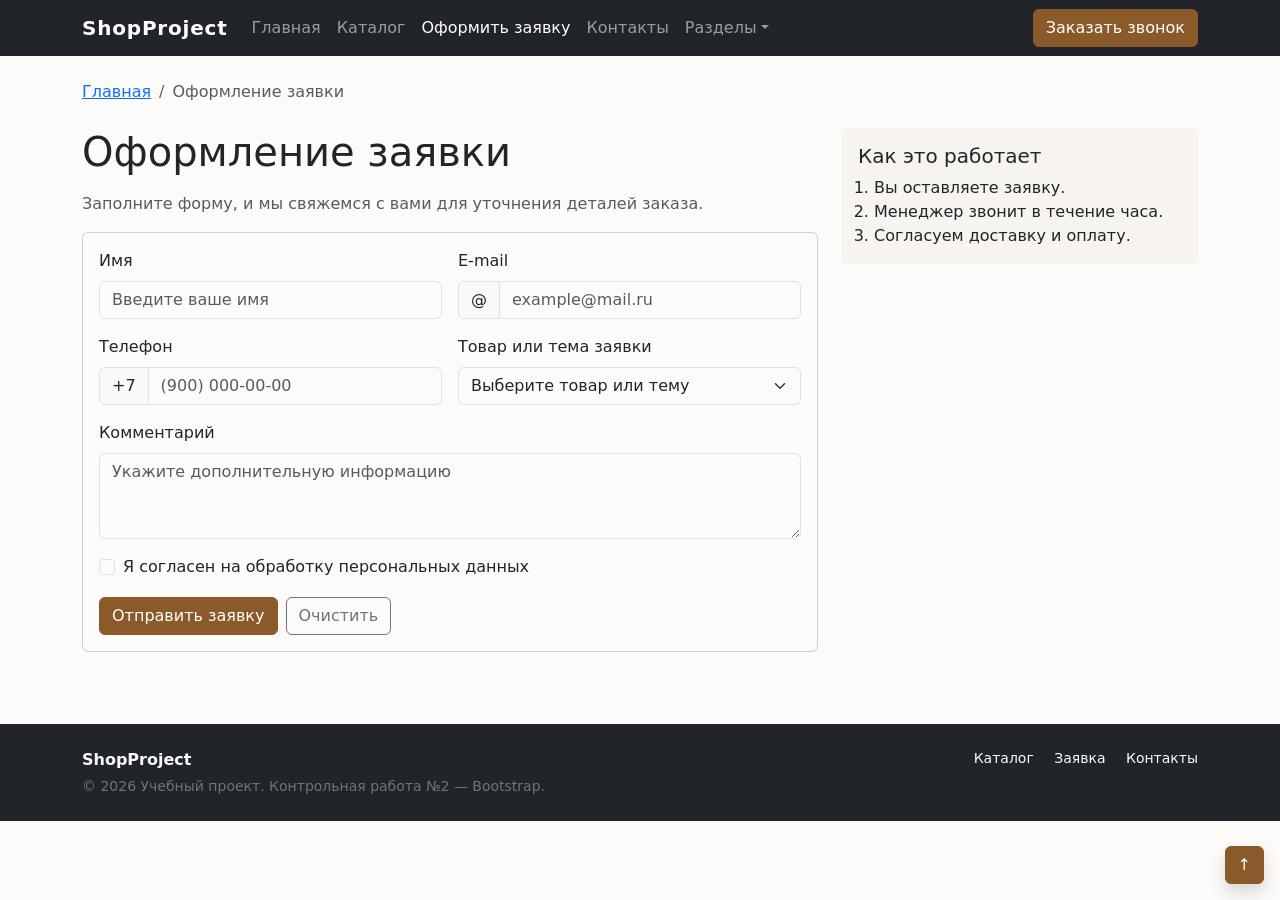
<file: order.html>
<!doctype html>
<html lang="ru">
  <head>
    <meta charset="UTF-8">
    <meta name="viewport" content="width=device-width, initial-scale=1">
    <title>Оформление заявки — ShopProject</title>
    <meta name="description" content="Форма заявки на Bootstrap-компонентах.">
    <!-- Bootstrap подключён локально (vendor/bootstrap), custom.css — после него -->
    <link rel="stylesheet" href="vendor/bootstrap/css/bootstrap.min.css">
    <link rel="stylesheet" href="css/custom.css">
  </head>
  <body class="d-flex flex-column min-vh-100" id="top">
    <header>
      <nav class="navbar navbar-expand-lg navbar-dark bg-dark sticky-top">
        <div class="container">
          <a class="navbar-brand fw-bold" href="index.html">ShopProject</a>
          <button class="navbar-toggler" type="button" data-bs-toggle="collapse" data-bs-target="#mainNav" aria-controls="mainNav" aria-expanded="false" aria-label="Открыть меню">
            <span class="navbar-toggler-icon"></span>
          </button>
          <div class="collapse navbar-collapse" id="mainNav">
            <ul class="navbar-nav me-auto mb-2 mb-lg-0">
            <li class="nav-item"><a class="nav-link" href="index.html">Главная</a></li>
            <li class="nav-item"><a class="nav-link" href="catalog.html">Каталог</a></li>
            <li class="nav-item"><a class="nav-link active" href="order.html" aria-current="page">Оформить заявку</a></li>
            <li class="nav-item"><a class="nav-link" href="contacts.html">Контакты</a></li>
              <li class="nav-item dropdown">
                <a class="nav-link dropdown-toggle" href="#" role="button" data-bs-toggle="dropdown" aria-expanded="false">Разделы</a>
                <ul class="dropdown-menu">
                  <li><a class="dropdown-item" href="index.html#advantages">Преимущества</a></li>
                  <li><a class="dropdown-item" href="index.html#popular">Популярные товары</a></li>
                  <li><a class="dropdown-item" href="index.html#faq">Вопросы и ответы</a></li>
                </ul>
              </li>
            </ul>
            <button class="btn btn-primary" type="button" data-bs-toggle="modal" data-bs-target="#orderModal">Заказать звонок</button>
          </div>
        </div>
      </nav>
    </header>

    <main class="container py-4">
      <nav aria-label="Хлебные крошки" class="mb-4">
        <ol class="breadcrumb mb-0">
          <li class="breadcrumb-item"><a href="index.html">Главная</a></li>
          <li class="breadcrumb-item active" aria-current="page">Оформление заявки</li>
        </ol>
      </nav>
      <div class="row g-4">
        <div class="col-12 col-lg-8">
          <h1 class="mb-3">Оформление заявки</h1>
          <p class="text-body-secondary">Заполните форму, и мы свяжемся с вами для уточнения деталей заказа.</p>
          <form class="card card-body js-order-form" id="order-form" action="#" method="post" novalidate>
        <div class="alert alert-success d-none js-success-alert" role="alert">Заявка отправлена! Мы свяжемся с вами в ближайшее время.</div>
        <div class="row g-3">
          <div class="col-12 col-md-6">
            <label class="form-label" for="order-name">Имя</label>
            <input class="form-control" id="order-name" name="name" type="text" minlength="2" placeholder="Введите ваше имя" autocomplete="name" required>
            <div class="invalid-feedback">Укажите имя (не короче 2 символов).</div>
          </div>
          <div class="col-12 col-md-6">
            <label class="form-label" for="order-email">E-mail</label>
            <div class="input-group has-validation">
              <span class="input-group-text">@</span>
              <input class="form-control" id="order-email" name="email" type="email" placeholder="example@mail.ru" autocomplete="email" required>
              <div class="invalid-feedback">Введите корректный e-mail.</div>
            </div>
          </div>
          <div class="col-12 col-md-6">
            <label class="form-label" for="order-phone">Телефон</label>
            <div class="input-group has-validation">
              <span class="input-group-text">+7</span>
              <input class="form-control" id="order-phone" name="phone" type="tel" inputmode="tel" placeholder="(900) 000-00-00" pattern="[0-9 \(\)\-]{10,16}" autocomplete="tel-national" required>
              <div class="invalid-feedback">Введите номер, например (900) 000-00-00.</div>
            </div>
          </div>
          <div class="col-12 col-md-6">
            <label class="form-label" for="order-product">Товар или тема заявки</label>
            <select class="form-select" id="order-product" name="product" data-products required>
              <option value="">Выберите товар или тему</option>
              <option>Диван Amelia</option>
              <option>Диван Nordic</option>
              <option>Диван Chesterfield</option>
              <option>Диван Cozy</option>
              <option>Диван Scandi</option>
              <option>Консультация</option>
            </select>
            <div class="invalid-feedback">Выберите товар или тему.</div>
          </div>
          <div class="col-12">
            <label class="form-label" for="order-comment">Комментарий</label>
            <textarea class="form-control" id="order-comment" name="comment" rows="3" placeholder="Укажите дополнительную информацию"></textarea>
          </div>
          <div class="col-12">
            <div class="form-check">
              <input class="form-check-input" id="order-agreement" name="agreement" type="checkbox" required>
              <label class="form-check-label" for="order-agreement">Я согласен на обработку персональных данных</label>
              <div class="invalid-feedback">Необходимо согласие на обработку данных.</div>
            </div>
          </div>
          <div class="col-12 d-flex flex-wrap gap-2">
              <button class="btn btn-primary" type="submit">Отправить заявку</button>
              <button class="btn btn-outline-secondary" type="reset">Очистить</button>
            </div>
          </div>
          </form>
        </div>
        <aside class="col-12 col-lg-4">
          <div class="card border-0 section-soft">
            <div class="card-body">
              <h2 class="h5">Как это работает</h2>
              <ol class="mb-0 ps-3">
                <li>Вы оставляете заявку.</li>
                <li>Менеджер звонит в течение часа.</li>
                <li>Согласуем доставку и оплату.</li>
              </ol>
            </div>
          </div>
        </aside>
      </div>
    </main>

    <footer class="site-footer bg-dark text-light py-4 mt-5">
      <div class="container">
        <div class="row g-3">
          <div class="col-12 col-md-6">
            <p class="fw-bold mb-1">ShopProject</p>
            <p class="small text-secondary mb-0">&copy; 2026 Учебный проект. Контрольная работа №2 — Bootstrap.</p>
          </div>
          <div class="col-12 col-md-6 text-md-end small">
            <a class="link-light me-3" href="catalog.html">Каталог</a>
            <a class="link-light me-3" href="order.html">Заявка</a>
            <a class="link-light" href="contacts.html">Контакты</a>
          </div>
        </div>
      </div>
    </footer>

    <a class="btn btn-primary position-fixed bottom-0 end-0 m-3 shadow" href="#top" aria-label="Наверх">&uarr;</a>

    <div class="alert alert-success d-none position-fixed top-0 start-50 translate-middle-x mt-3 shadow" id="success-alert" role="alert">Заявка отправлена! Мы свяжемся с вами в ближайшее время.</div>

    <div class="modal fade" id="orderModal" tabindex="-1" aria-labelledby="orderModalLabel" aria-hidden="true">
      <div class="modal-dialog modal-dialog-centered modal-lg modal-dialog-scrollable">
        <div class="modal-content">
          <div class="modal-header">
            <h2 class="modal-title h5" id="orderModalLabel">Оформление заявки</h2>
            <button type="button" class="btn-close" data-bs-dismiss="modal" aria-label="Закрыть"></button>
          </div>
          <form class="js-order-form" id="modal-form" action="#" method="post" novalidate>
            <div class="modal-body">
        <div class="row g-3">
          <div class="col-12 col-md-6">
            <label class="form-label" for="modal-name">Имя</label>
            <input class="form-control" id="modal-name" name="name" type="text" minlength="2" placeholder="Введите ваше имя" autocomplete="name" required>
            <div class="invalid-feedback">Укажите имя (не короче 2 символов).</div>
          </div>
          <div class="col-12 col-md-6">
            <label class="form-label" for="modal-email">E-mail</label>
            <div class="input-group has-validation">
              <span class="input-group-text">@</span>
              <input class="form-control" id="modal-email" name="email" type="email" placeholder="example@mail.ru" autocomplete="email" required>
              <div class="invalid-feedback">Введите корректный e-mail.</div>
            </div>
          </div>
          <div class="col-12 col-md-6">
            <label class="form-label" for="modal-phone">Телефон</label>
            <div class="input-group has-validation">
              <span class="input-group-text">+7</span>
              <input class="form-control" id="modal-phone" name="phone" type="tel" inputmode="tel" placeholder="(900) 000-00-00" pattern="[0-9 \(\)\-]{10,16}" autocomplete="tel-national" required>
              <div class="invalid-feedback">Введите номер, например (900) 000-00-00.</div>
            </div>
          </div>
          <div class="col-12 col-md-6">
            <label class="form-label" for="modal-product">Товар или тема заявки</label>
            <select class="form-select" id="modal-product" name="product" data-products required>
              <option value="">Выберите товар или тему</option>
              <option>Диван Amelia</option>
              <option>Диван Nordic</option>
              <option>Диван Chesterfield</option>
              <option>Диван Cozy</option>
              <option>Диван Scandi</option>
              <option>Консультация</option>
            </select>
            <div class="invalid-feedback">Выберите товар или тему.</div>
          </div>
          <div class="col-12">
            <label class="form-label" for="modal-comment">Комментарий</label>
            <textarea class="form-control" id="modal-comment" name="comment" rows="3" placeholder="Укажите дополнительную информацию"></textarea>
          </div>
          <div class="col-12">
            <div class="form-check">
              <input class="form-check-input" id="modal-agreement" name="agreement" type="checkbox" required>
              <label class="form-check-label" for="modal-agreement">Я согласен на обработку персональных данных</label>
              <div class="invalid-feedback">Необходимо согласие на обработку данных.</div>
            </div>
          </div>
        </div>
            </div>
            <div class="modal-footer">
              <button type="button" class="btn btn-outline-secondary" data-bs-dismiss="modal">Закрыть</button>
              <button type="submit" class="btn btn-primary">Отправить заявку</button>
            </div>
          </form>
        </div>
      </div>
    </div>

    <script src="vendor/bootstrap/js/bootstrap.bundle.min.js"></script>
    <script src="js/main.js"></script>
  </body>
</html>
</file>
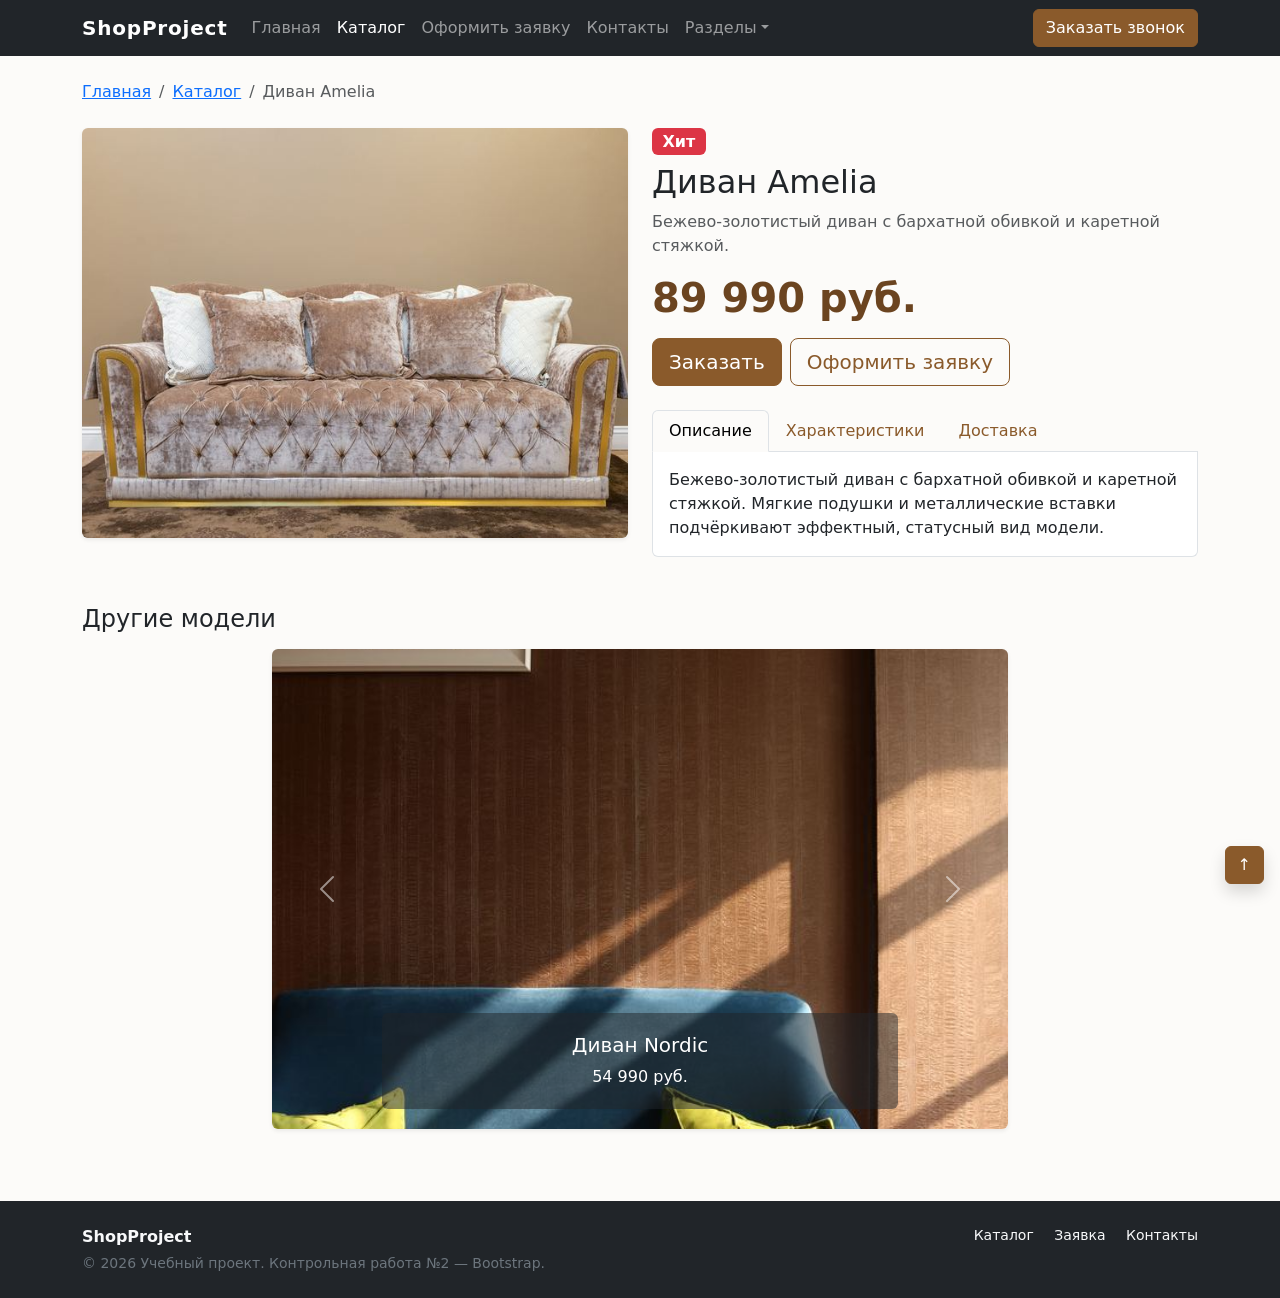
<file: product.html>
<!doctype html>
<html lang="ru">
  <head>
    <meta charset="UTF-8">
    <meta name="viewport" content="width=device-width, initial-scale=1">
    <title>Диван Amelia — ShopProject</title>
    <meta name="description" content="Карточка товара: описание, характеристики, цена и кнопки действий.">
    <!-- Bootstrap подключён локально (vendor/bootstrap), custom.css — после него -->
    <link rel="stylesheet" href="vendor/bootstrap/css/bootstrap.min.css">
    <link rel="stylesheet" href="css/custom.css">
  </head>
  <body class="d-flex flex-column min-vh-100" id="top">
    <header>
      <nav class="navbar navbar-expand-lg navbar-dark bg-dark sticky-top">
        <div class="container">
          <a class="navbar-brand fw-bold" href="index.html">ShopProject</a>
          <button class="navbar-toggler" type="button" data-bs-toggle="collapse" data-bs-target="#mainNav" aria-controls="mainNav" aria-expanded="false" aria-label="Открыть меню">
            <span class="navbar-toggler-icon"></span>
          </button>
          <div class="collapse navbar-collapse" id="mainNav">
            <ul class="navbar-nav me-auto mb-2 mb-lg-0">
            <li class="nav-item"><a class="nav-link" href="index.html">Главная</a></li>
            <li class="nav-item"><a class="nav-link active" href="catalog.html" aria-current="page">Каталог</a></li>
            <li class="nav-item"><a class="nav-link" href="order.html">Оформить заявку</a></li>
            <li class="nav-item"><a class="nav-link" href="contacts.html">Контакты</a></li>
              <li class="nav-item dropdown">
                <a class="nav-link dropdown-toggle" href="#" role="button" data-bs-toggle="dropdown" aria-expanded="false">Разделы</a>
                <ul class="dropdown-menu">
                  <li><a class="dropdown-item" href="index.html#advantages">Преимущества</a></li>
                  <li><a class="dropdown-item" href="index.html#popular">Популярные товары</a></li>
                  <li><a class="dropdown-item" href="index.html#faq">Вопросы и ответы</a></li>
                </ul>
              </li>
            </ul>
            <button class="btn btn-primary" type="button" data-bs-toggle="modal" data-bs-target="#orderModal">Заказать звонок</button>
          </div>
        </div>
      </nav>
    </header>

    <main class="container py-4">
      <nav aria-label="Хлебные крошки" class="mb-4">
        <ol class="breadcrumb mb-0">
          <li class="breadcrumb-item"><a href="index.html">Главная</a></li>
          <li class="breadcrumb-item"><a href="catalog.html">Каталог</a></li>
          <li class="breadcrumb-item active" aria-current="page">Диван Amelia</li>
        </ol>
      </nav>
      <div class="row g-4">
        <div class="col-12 col-lg-6">
          <img class="img-fluid rounded shadow-sm w-100" src="images/sofa-1.jpg" alt="Диван Amelia" width="640" height="480">
        </div>
        <div class="col-12 col-lg-6">
          <span class="badge text-bg-danger fs-6 mb-2">Хит</span>
          <h1 class="h2">Диван Amelia</h1>
          <p class="text-body-secondary">Бежево-золотистый диван с бархатной обивкой и каретной стяжкой.</p>
          <p class="price display-6">89 990 руб.</p>
          <div class="d-flex flex-wrap gap-2 mb-4">
            <button class="btn btn-primary btn-lg" type="button" data-bs-toggle="modal" data-bs-target="#orderModal" data-product="Диван Amelia">Заказать</button>
            <a class="btn btn-outline-primary btn-lg" href="order.html">Оформить заявку</a>
          </div>

          <ul class="nav nav-tabs" role="tablist">
            <li class="nav-item" role="presentation"><button class="nav-link active" data-bs-toggle="tab" data-bs-target="#tab-desc" type="button" role="tab">Описание</button></li>
            <li class="nav-item" role="presentation"><button class="nav-link" data-bs-toggle="tab" data-bs-target="#tab-specs" type="button" role="tab">Характеристики</button></li>
            <li class="nav-item" role="presentation"><button class="nav-link" data-bs-toggle="tab" data-bs-target="#tab-delivery" type="button" role="tab">Доставка</button></li>
          </ul>
          <div class="tab-content border border-top-0 rounded-bottom p-3 bg-white">
            <div class="tab-pane fade show active" id="tab-desc" role="tabpanel">
              Бежево-золотистый диван с бархатной обивкой и каретной стяжкой. Мягкие подушки и металлические вставки подчёркивают эффектный, статусный вид модели.
            </div>
            <div class="tab-pane fade" id="tab-specs" role="tabpanel">
              <table class="table table-striped mb-0">
                <tbody>
                  <tr><th scope="row" class="w-50">Категория</th><td>Диваны</td></tr>
                  <tr><th scope="row" class="w-50">Обивка</th><td>Бархат</td></tr>
                  <tr><th scope="row" class="w-50">Артикул</th><td>SKU-001</td></tr>
                  <tr><th scope="row" class="w-50">Наличие</th><td>В наличии</td></tr>
                  <tr><th scope="row" class="w-50">Гарантия</th><td>12 месяцев</td></tr>
                </tbody>
              </table>
            </div>
            <div class="tab-pane fade" id="tab-delivery" role="tabpanel">
              Доставка по городу — 1–3 дня, по России — 5–10 дней. Сборка и подъём на этаж оговариваются при оформлении заявки.
            </div>
          </div>
        </div>
      </div>

      <section class="mt-5" aria-labelledby="related-title">
        <h2 class="h4 mb-3" id="related-title">Другие модели</h2>
        <div class="row justify-content-center">
          <div class="col-12 col-md-10 col-lg-8">
            <div id="relatedCarousel" class="carousel slide product-carousel" data-bs-ride="carousel">
              <div class="carousel-inner rounded shadow-sm">
              <div class="carousel-item active">
                <a href="product.html"><img src="images/sofa-2.jpg" class="d-block w-100" alt="Диван Nordic" width="640" height="480"></a>
                <div class="carousel-caption rounded bg-dark bg-opacity-50">
                  <h3 class="h5">Диван Nordic</h3>
                  <p class="mb-0">54 990 руб.</p>
                </div>
              </div>
              <div class="carousel-item">
                <a href="product.html"><img src="images/sofa-3.jpg" class="d-block w-100" alt="Диван Chesterfield" width="640" height="480"></a>
                <div class="carousel-caption rounded bg-dark bg-opacity-50">
                  <h3 class="h5">Диван Chesterfield</h3>
                  <p class="mb-0">72 500 руб.</p>
                </div>
              </div>
              <div class="carousel-item">
                <a href="product.html"><img src="images/sofa-4.jpg" class="d-block w-100" alt="Диван Cozy" width="640" height="480"></a>
                <div class="carousel-caption rounded bg-dark bg-opacity-50">
                  <h3 class="h5">Диван Cozy</h3>
                  <p class="mb-0">61 900 руб.</p>
                </div>
              </div>
              <div class="carousel-item">
                <a href="product.html"><img src="images/sofa-5.jpg" class="d-block w-100" alt="Диван Scandi" width="640" height="480"></a>
                <div class="carousel-caption rounded bg-dark bg-opacity-50">
                  <h3 class="h5">Диван Scandi</h3>
                  <p class="mb-0">47 300 руб.</p>
                </div>
              </div>
              </div>
              <button class="carousel-control-prev" type="button" data-bs-target="#relatedCarousel" data-bs-slide="prev">
                <span class="carousel-control-prev-icon" aria-hidden="true"></span><span class="visually-hidden">Назад</span>
              </button>
              <button class="carousel-control-next" type="button" data-bs-target="#relatedCarousel" data-bs-slide="next">
                <span class="carousel-control-next-icon" aria-hidden="true"></span><span class="visually-hidden">Вперёд</span>
              </button>
            </div>
          </div>
        </div>
      </section>
    </main>

    <footer class="site-footer bg-dark text-light py-4 mt-5">
      <div class="container">
        <div class="row g-3">
          <div class="col-12 col-md-6">
            <p class="fw-bold mb-1">ShopProject</p>
            <p class="small text-secondary mb-0">&copy; 2026 Учебный проект. Контрольная работа №2 — Bootstrap.</p>
          </div>
          <div class="col-12 col-md-6 text-md-end small">
            <a class="link-light me-3" href="catalog.html">Каталог</a>
            <a class="link-light me-3" href="order.html">Заявка</a>
            <a class="link-light" href="contacts.html">Контакты</a>
          </div>
        </div>
      </div>
    </footer>

    <a class="btn btn-primary position-fixed bottom-0 end-0 m-3 shadow" href="#top" aria-label="Наверх">&uarr;</a>

    <div class="alert alert-success d-none position-fixed top-0 start-50 translate-middle-x mt-3 shadow" id="success-alert" role="alert">Заявка отправлена! Мы свяжемся с вами в ближайшее время.</div>

    <div class="modal fade" id="orderModal" tabindex="-1" aria-labelledby="orderModalLabel" aria-hidden="true">
      <div class="modal-dialog modal-dialog-centered modal-lg modal-dialog-scrollable">
        <div class="modal-content">
          <div class="modal-header">
            <h2 class="modal-title h5" id="orderModalLabel">Оформление заявки</h2>
            <button type="button" class="btn-close" data-bs-dismiss="modal" aria-label="Закрыть"></button>
          </div>
          <form class="js-order-form" id="modal-form" action="#" method="post" novalidate>
            <div class="modal-body">
        <div class="row g-3">
          <div class="col-12 col-md-6">
            <label class="form-label" for="modal-name">Имя</label>
            <input class="form-control" id="modal-name" name="name" type="text" minlength="2" placeholder="Введите ваше имя" autocomplete="name" required>
            <div class="invalid-feedback">Укажите имя (не короче 2 символов).</div>
          </div>
          <div class="col-12 col-md-6">
            <label class="form-label" for="modal-email">E-mail</label>
            <div class="input-group has-validation">
              <span class="input-group-text">@</span>
              <input class="form-control" id="modal-email" name="email" type="email" placeholder="example@mail.ru" autocomplete="email" required>
              <div class="invalid-feedback">Введите корректный e-mail.</div>
            </div>
          </div>
          <div class="col-12 col-md-6">
            <label class="form-label" for="modal-phone">Телефон</label>
            <div class="input-group has-validation">
              <span class="input-group-text">+7</span>
              <input class="form-control" id="modal-phone" name="phone" type="tel" inputmode="tel" placeholder="(900) 000-00-00" pattern="[0-9 \(\)\-]{10,16}" autocomplete="tel-national" required>
              <div class="invalid-feedback">Введите номер, например (900) 000-00-00.</div>
            </div>
          </div>
          <div class="col-12 col-md-6">
            <label class="form-label" for="modal-product">Товар или тема заявки</label>
            <select class="form-select" id="modal-product" name="product" data-products required>
              <option value="">Выберите товар или тему</option>
              <option>Диван Amelia</option>
              <option>Диван Nordic</option>
              <option>Диван Chesterfield</option>
              <option>Диван Cozy</option>
              <option>Диван Scandi</option>
              <option>Консультация</option>
            </select>
            <div class="invalid-feedback">Выберите товар или тему.</div>
          </div>
          <div class="col-12">
            <label class="form-label" for="modal-comment">Комментарий</label>
            <textarea class="form-control" id="modal-comment" name="comment" rows="3" placeholder="Укажите дополнительную информацию"></textarea>
          </div>
          <div class="col-12">
            <div class="form-check">
              <input class="form-check-input" id="modal-agreement" name="agreement" type="checkbox" required>
              <label class="form-check-label" for="modal-agreement">Я согласен на обработку персональных данных</label>
              <div class="invalid-feedback">Необходимо согласие на обработку данных.</div>
            </div>
          </div>
        </div>
            </div>
            <div class="modal-footer">
              <button type="button" class="btn btn-outline-secondary" data-bs-dismiss="modal">Закрыть</button>
              <button type="submit" class="btn btn-primary">Отправить заявку</button>
            </div>
          </form>
        </div>
      </div>
    </div>

    <script src="vendor/bootstrap/js/bootstrap.bundle.min.js"></script>
    <script src="js/main.js"></script>
  </body>
</html>
</file>
<file: css/custom.css>
/* Собственные стили поверх Bootstrap (подключается после bootstrap.min.css). */

:root {
  --shop-accent: #8a5a2b;
  --shop-accent-dark: #6b4420;
  --shop-bg-soft: #f7f3ee;
  --bs-body-bg: #fcfbf9;
  --bs-link-color: var(--shop-accent);
  --bs-link-hover-color: var(--shop-accent-dark);
}

/* Фирменная кнопка (вариант btn-primary в цветах магазина). */
.btn-primary {
  --bs-btn-bg: var(--shop-accent);
  --bs-btn-border-color: var(--shop-accent);
  --bs-btn-hover-bg: var(--shop-accent-dark);
  --bs-btn-hover-border-color: var(--shop-accent-dark);
  --bs-btn-active-bg: var(--shop-accent-dark);
  --bs-btn-active-border-color: var(--shop-accent-dark);
  --bs-btn-disabled-bg: var(--shop-accent);
  --bs-btn-disabled-border-color: var(--shop-accent);
}

.btn-outline-primary {
  --bs-btn-color: var(--shop-accent);
  --bs-btn-border-color: var(--shop-accent);
  --bs-btn-hover-bg: var(--shop-accent);
  --bs-btn-hover-border-color: var(--shop-accent);
  --bs-btn-active-bg: var(--shop-accent-dark);
  --bs-btn-active-border-color: var(--shop-accent-dark);
}

.navbar-brand {
  letter-spacing: 0.04em;
}

/* Hero-блок с фоновым изображением. */
.hero {
  min-height: 420px;
  color: #fff;
  background:
    linear-gradient(90deg, rgba(30, 20, 10, 0.78), rgba(30, 20, 10, 0.25)),
    url("../images/sofa-1.jpg") center / cover no-repeat;
}

/* Карточки товаров. */
.product-card {
  transition: transform 0.2s ease, box-shadow 0.2s ease;
}

.product-card:hover {
  transform: translateY(-4px);
  box-shadow: 0 0.75rem 1.5rem rgba(0, 0, 0, 0.12);
}

.product-card__image {
  aspect-ratio: 4 / 3;
  object-fit: cover;
}

.product-card__badge {
  top: 0.75rem;
  left: 0.75rem;
}

.price {
  color: var(--shop-accent-dark);
  font-weight: 700;
}

/* Липкий блок фильтров — только на широких экранах. */
@media (min-width: 992px) {
  .catalog-filters {
    position: sticky;
    top: 5.5rem;
  }
}

/* Карусель на странице товара. */
.product-carousel .carousel-item img {
  aspect-ratio: 4 / 3;
  object-fit: cover;
}

.advantage-icon {
  display: inline-flex;
  align-items: center;
  justify-content: center;
  width: 3.5rem;
  height: 3.5rem;
  border-radius: 50%;
  background: var(--shop-bg-soft);
  color: var(--shop-accent);
  font-size: 1.5rem;
}

.section-soft {
  background: var(--shop-bg-soft);
}

.map-frame {
  width: 100%;
  min-height: 320px;
  border: 0;
}

.site-footer a {
  text-decoration: none;
}
</file>
